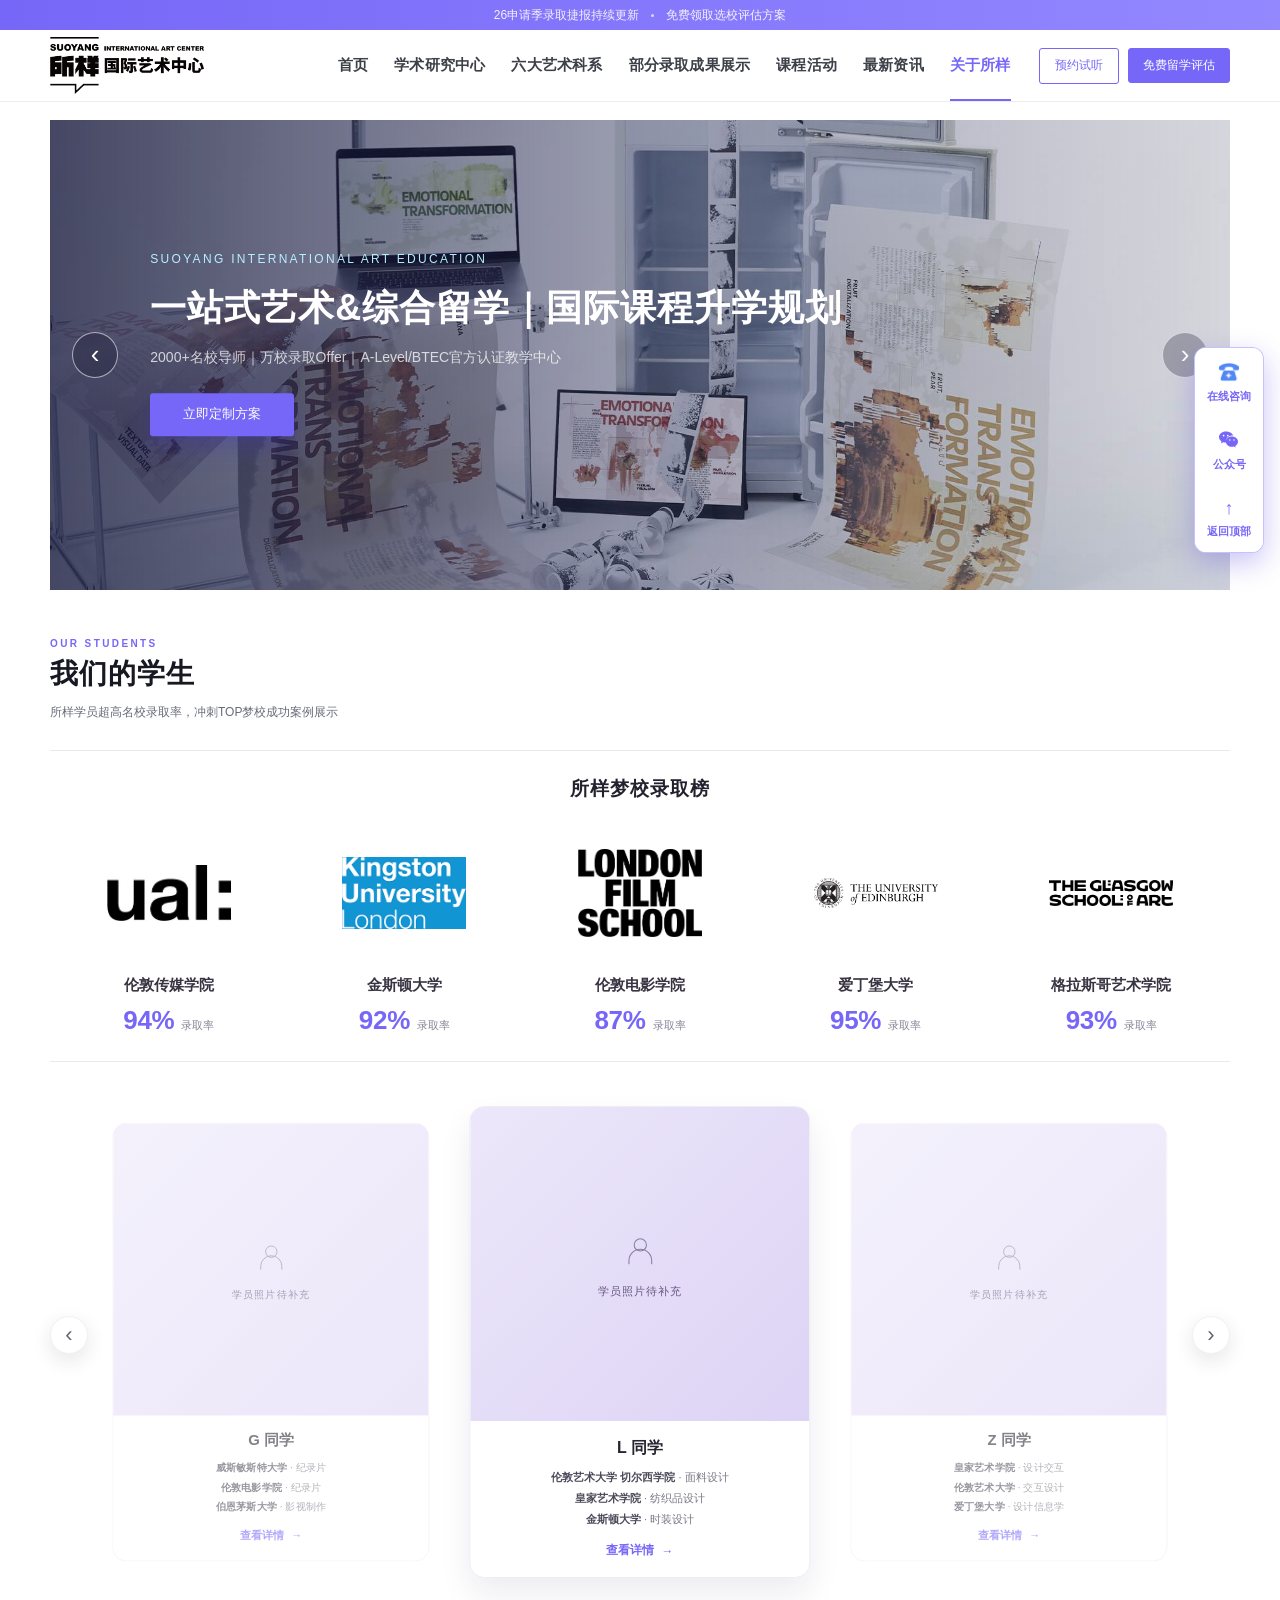
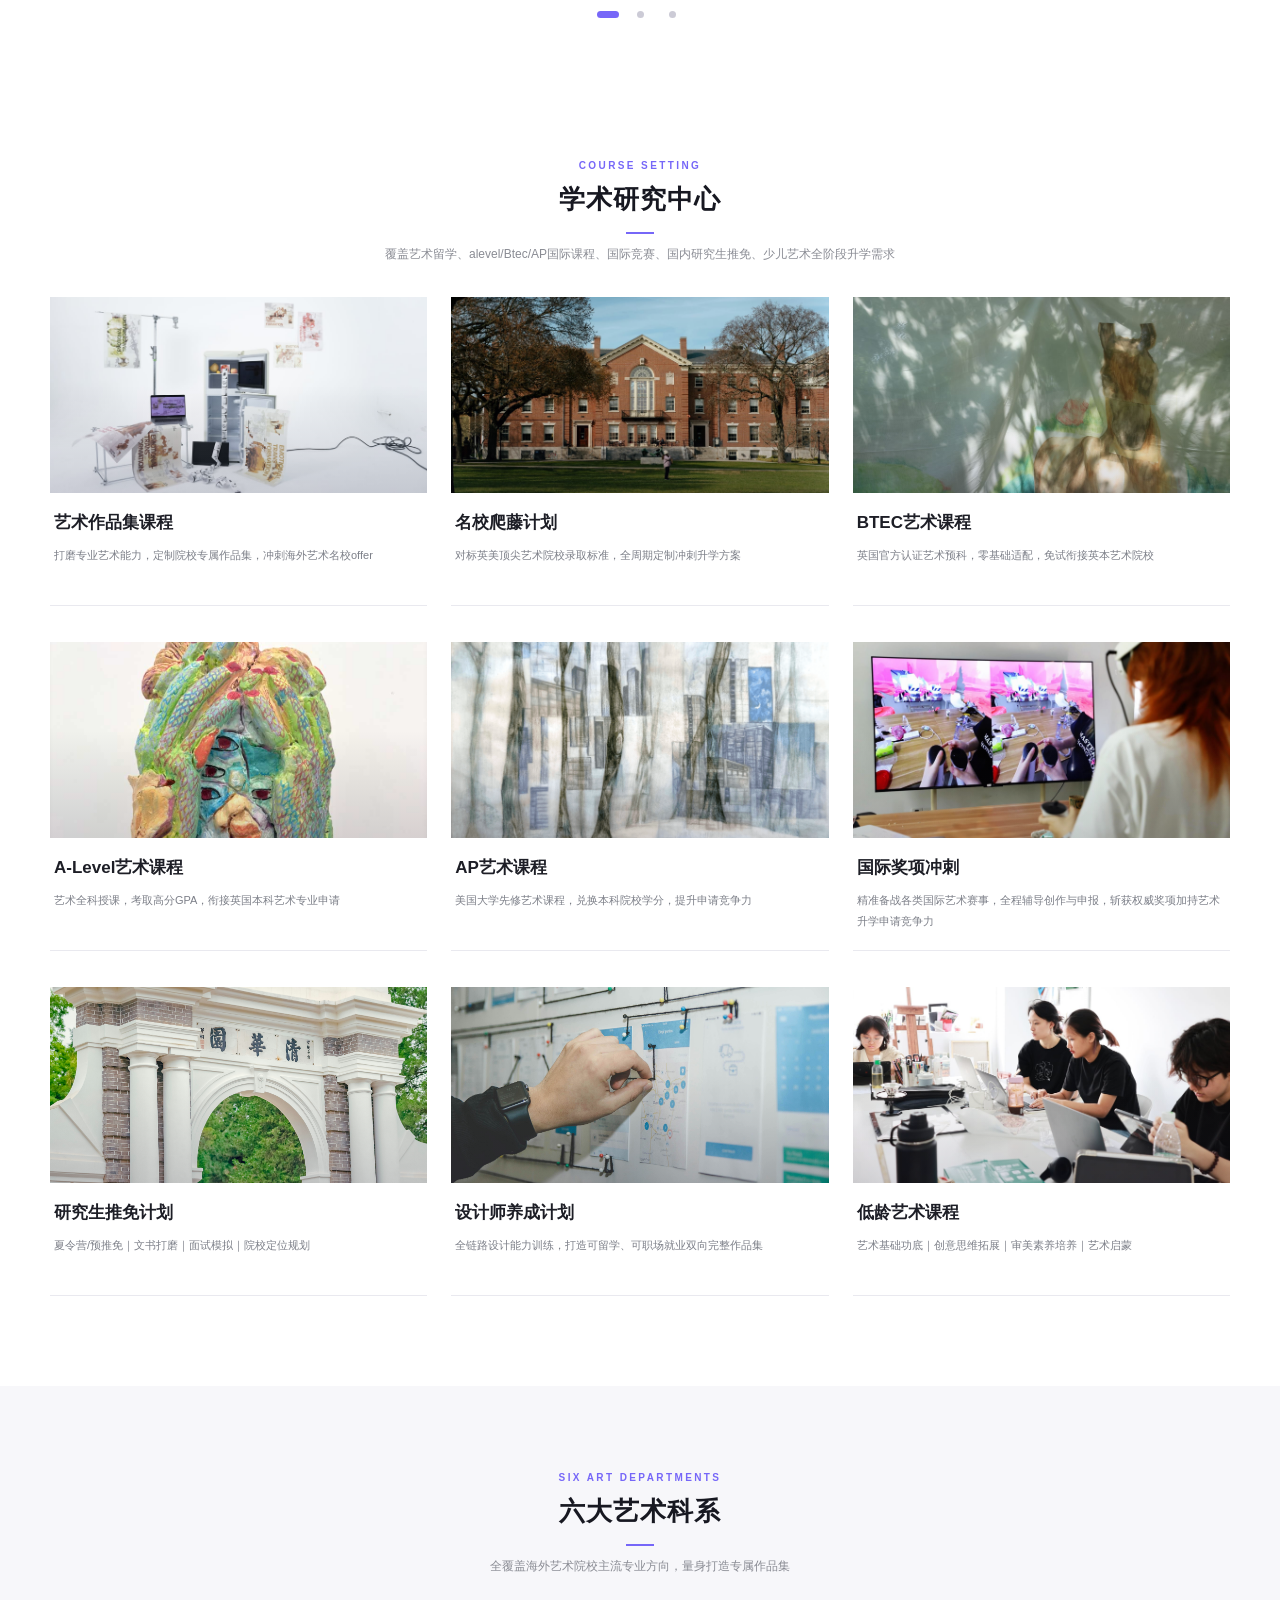
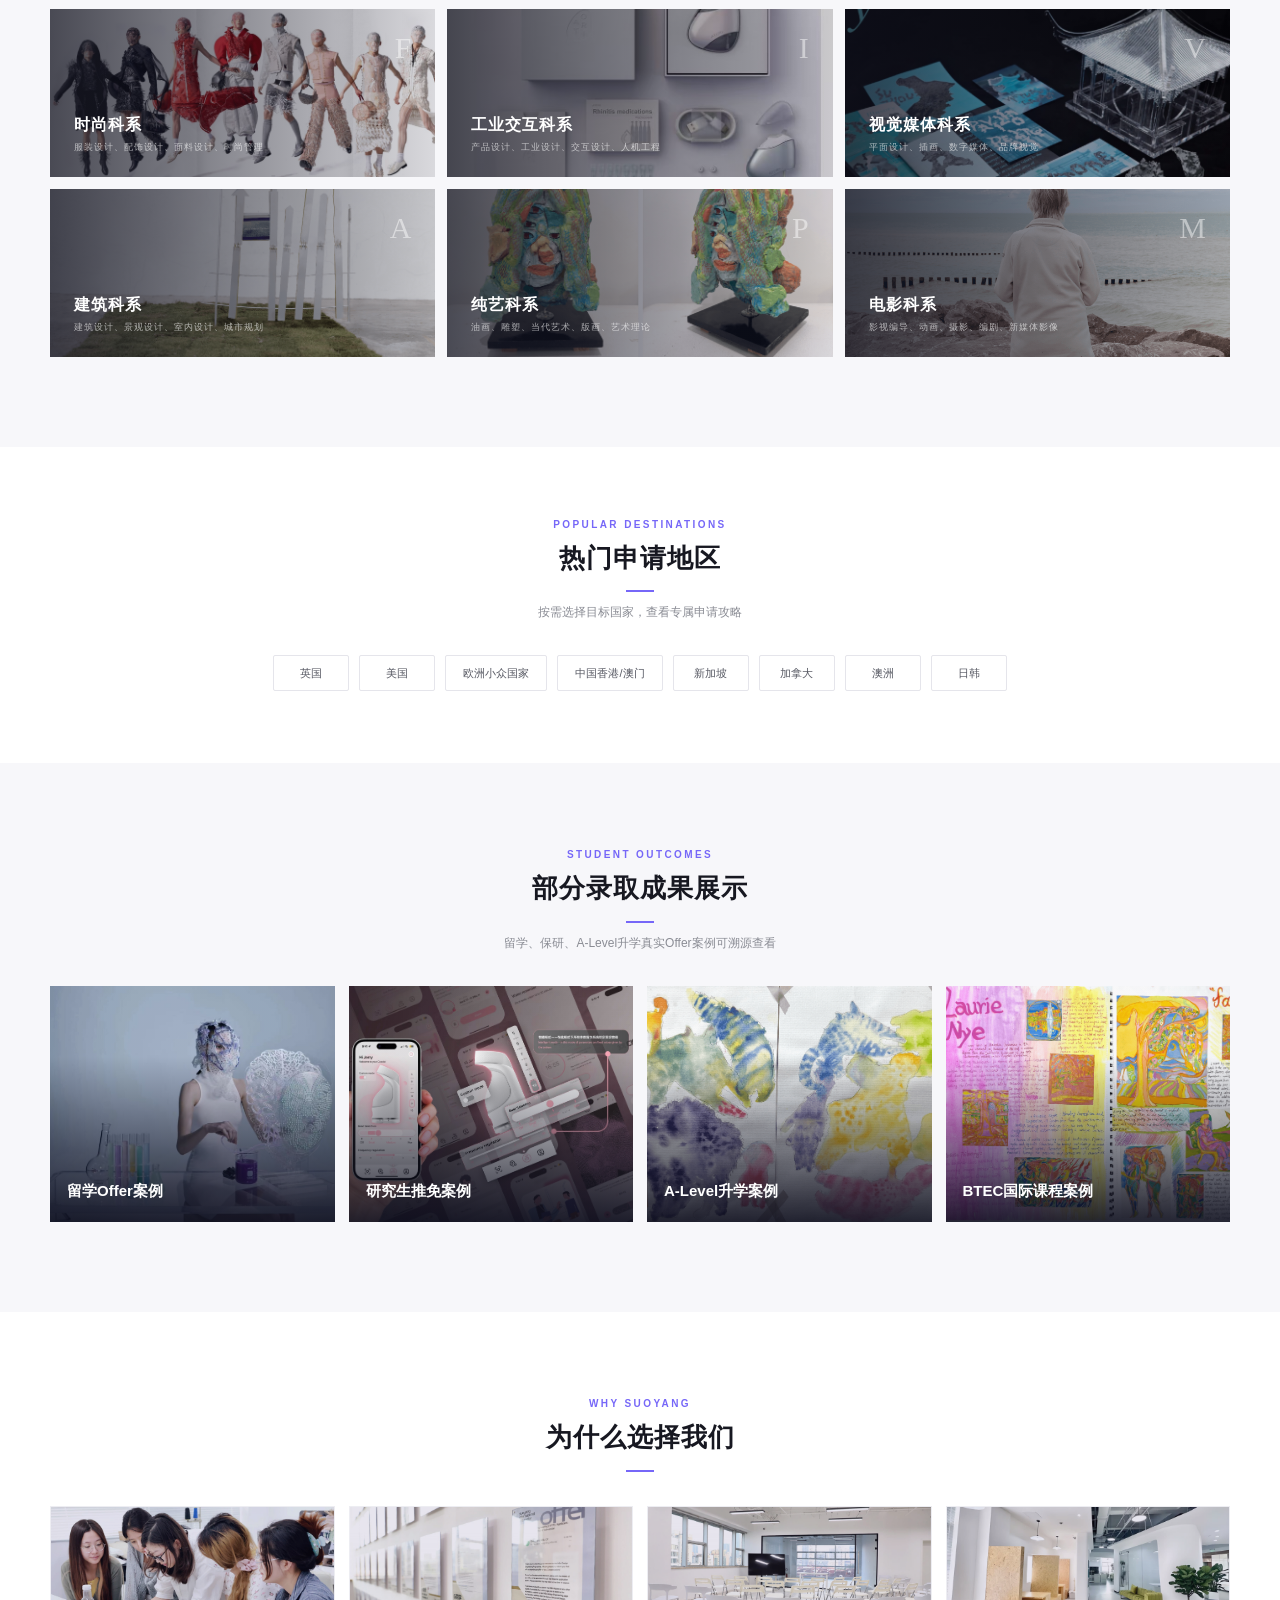
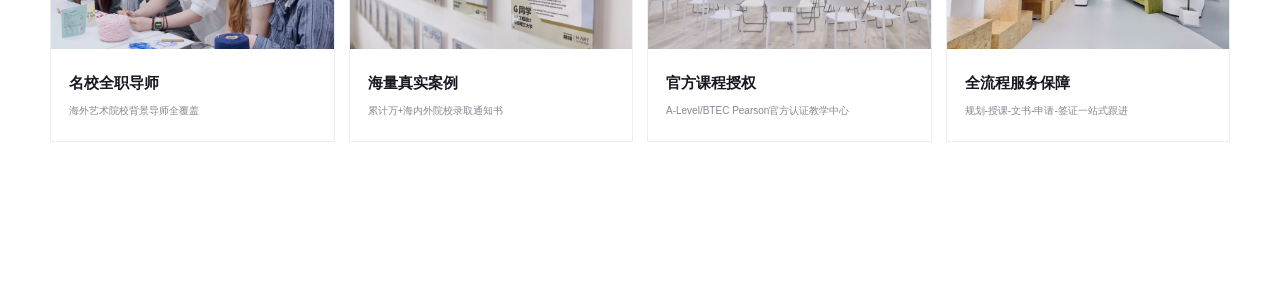
<file: index.html>
<!doctype html>
<html lang="zh-CN"><head><meta charset="utf-8"><meta name="viewport" content="width=device-width,initial-scale=1"><title>所样官网预览</title><meta http-equiv="refresh" content="0;url=./official-site/index.html"></head><body><a href="./official-site/index.html">打开官网前端</a><a href="./admin-cases/index.html#students">打开后台预览</a></body></html>
</file>
